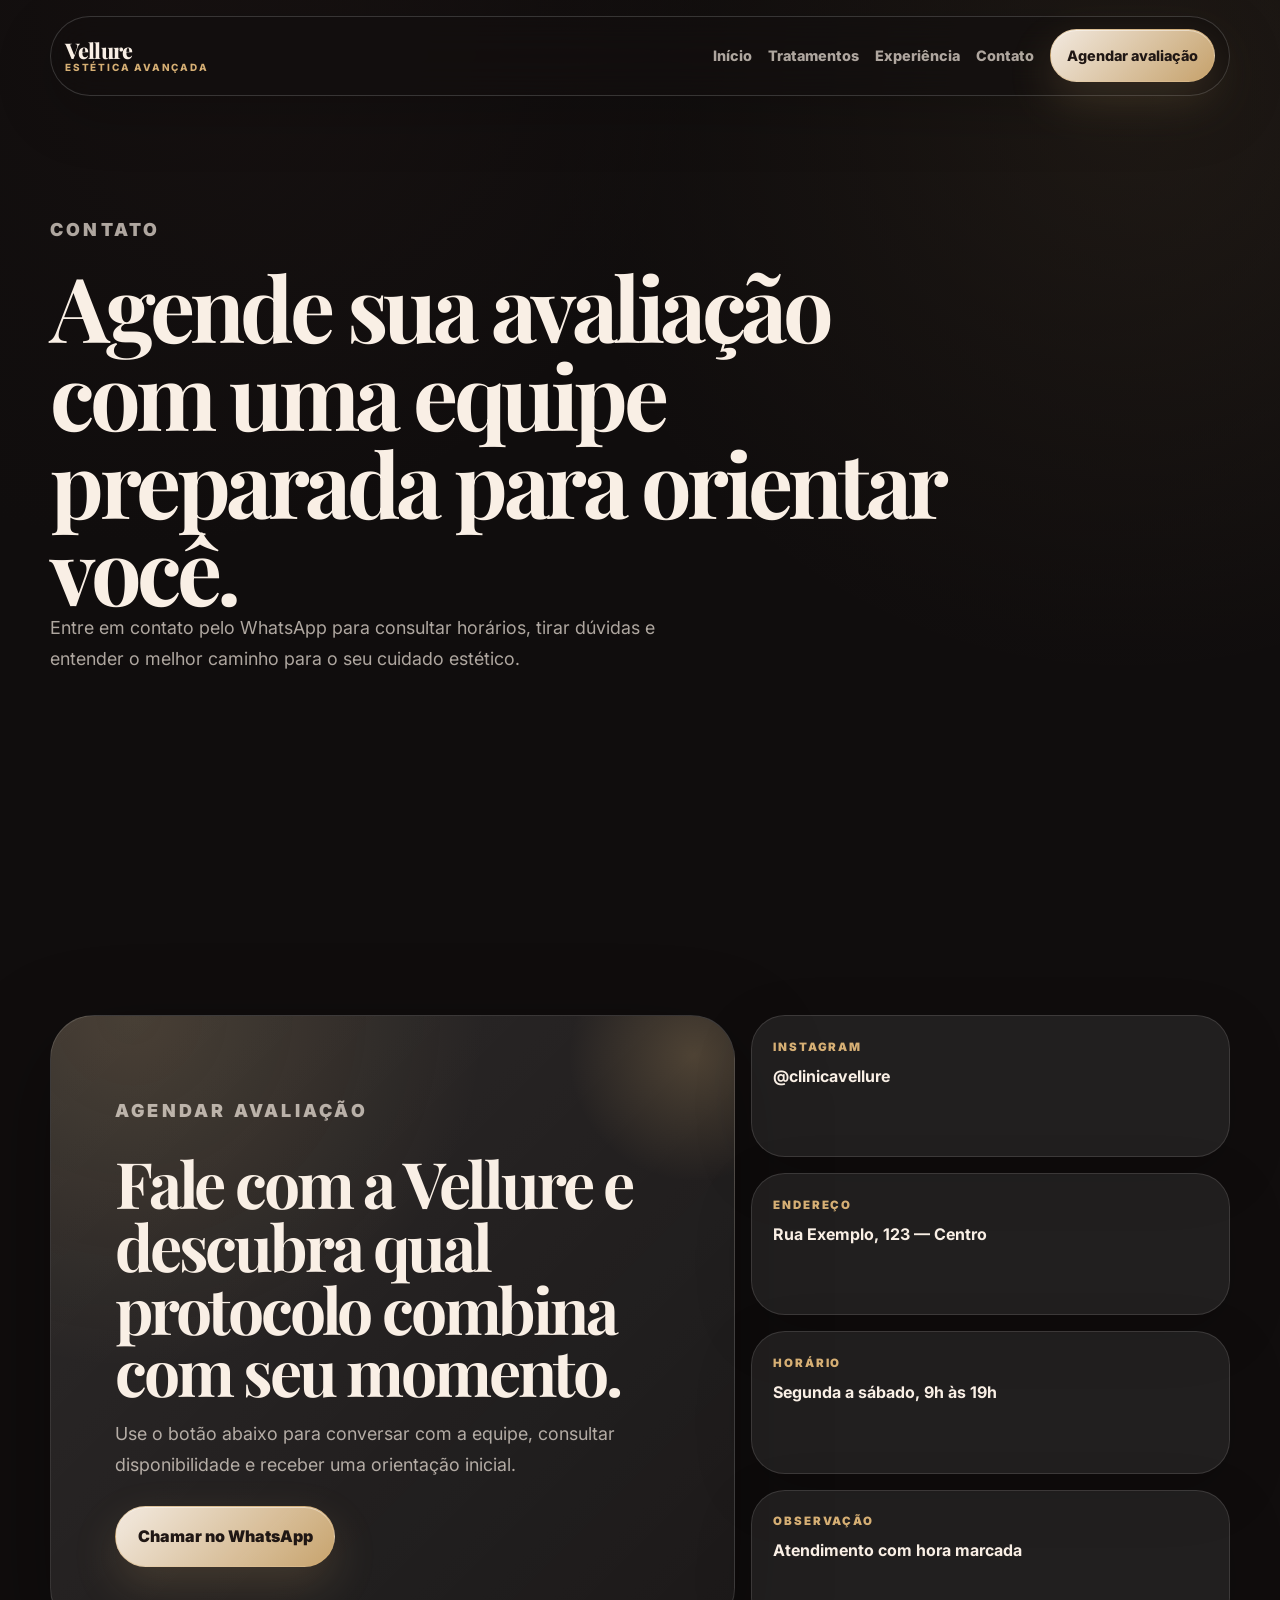
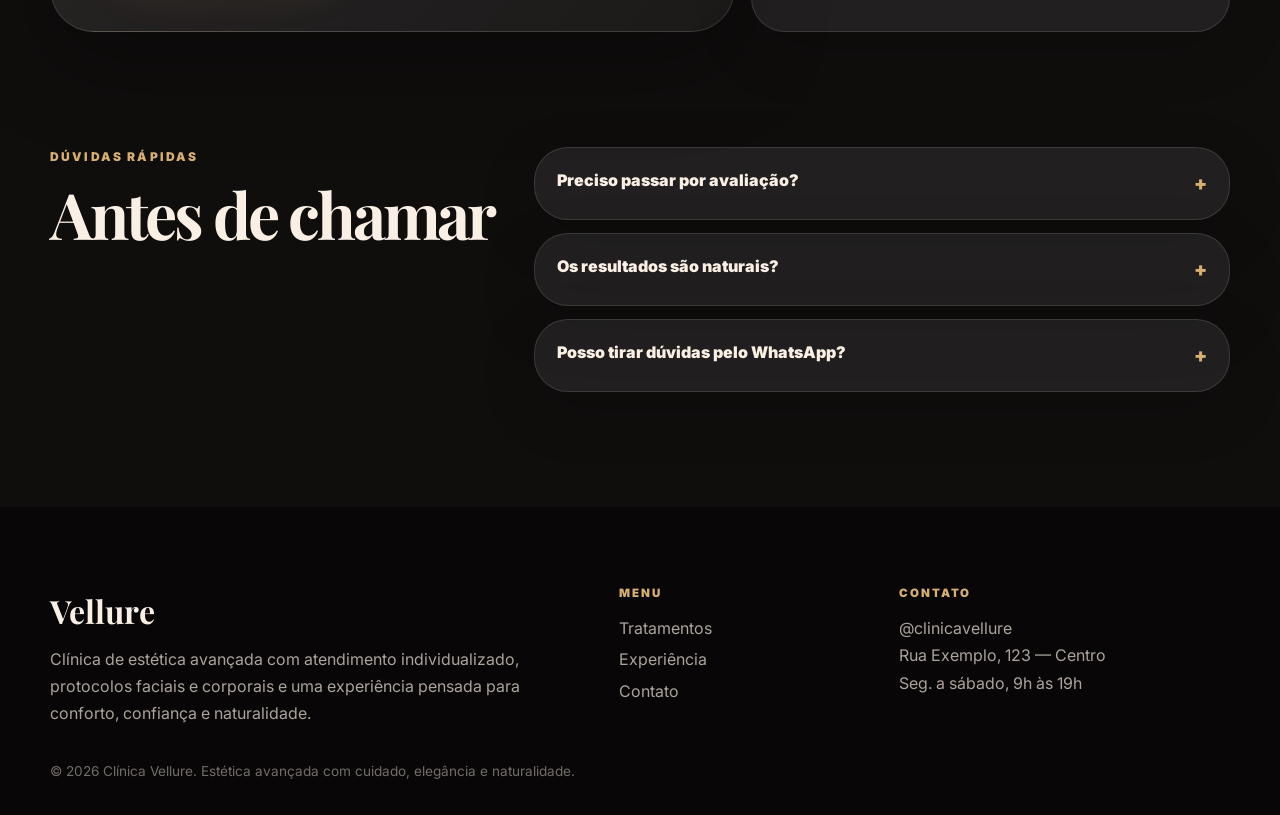
<file: contato.html>
<!DOCTYPE html>
<html lang="pt-BR">
<head>
  <meta charset="UTF-8" />
  <meta name="viewport" content="width=device-width, initial-scale=1.0" />

  <meta 
    name="description" 
    content="Clínica Vellure: estética avançada, protocolos faciais e corporais, atendimento premium e agendamento pelo WhatsApp." 
  />

  <link rel="preconnect" href="https://fonts.googleapis.com">
  <link rel="preconnect" href="https://fonts.gstatic.com" crossorigin>
  <link 
    href="https://fonts.googleapis.com/css2?family=Inter:wght@400;500;600;700;800;900&family=Playfair+Display:wght@600;700;800&display=swap" 
    rel="stylesheet"
  >

  <link rel="stylesheet" href="style.css" />
  <title>Contato | Vellure</title>
</head>

<body>
  <div class="progress"></div>

  <header class="page-hero contact-hero">
    <nav class="nav" aria-label="Menu principal">
      <a class="brand" href="index.html">
        <span>Vellure</span>
        <small>Estética Avançada</small>
      </a>

      <button class="nav-toggle" aria-label="Abrir menu">
        <span></span>
        <span></span>
        <span></span>
      </button>

      <div class="nav-panel">
        <a href="index.html">Início</a>
        <a href="tratamentos.html">Tratamentos</a>
        <a href="experiencia.html">Experiência</a>
        <a href="contato.html">Contato</a>
        <a 
          class="nav-cta" 
          href="https://wa.me/5500000000000" 
          target="_blank" 
          rel="noopener"
        >
          Agendar avaliação
        </a>
      </div>
    </nav>

    <div class="page-title reveal">
      <p class="eyebrow">Contato</p>

      <h1>Agende sua avaliação com uma equipe preparada para orientar você.</h1>

      <p>
        Entre em contato pelo WhatsApp para consultar horários, tirar dúvidas e entender o melhor caminho para o seu cuidado estético.
      </p>
    </div>
  </header>

  <main>
    <section class="section contact-layout reveal">
      <div class="contact-card-premium">
        <p class="eyebrow">Agendar avaliação</p>

        <h2>Fale com a Vellure e descubra qual protocolo combina com seu momento.</h2>

        <p>
          Use o botão abaixo para conversar com a equipe, consultar disponibilidade e receber uma orientação inicial.
        </p>

        <a 
          class="button button-primary" 
          href="https://wa.me/5500000000000" 
          target="_blank" 
          rel="noopener"
        >
          Chamar no WhatsApp
        </a>
      </div>

      <div class="info-stack">
        <article>
          <span>Instagram</span>
          <strong>@clinicavellure</strong>
        </article>

        <article>
          <span>Endereço</span>
          <strong>Rua Exemplo, 123 — Centro</strong>
        </article>

        <article>
          <span>Horário</span>
          <strong>Segunda a sábado, 9h às 19h</strong>
        </article>

        <article>
          <span>Observação</span>
          <strong>Atendimento com hora marcada</strong>
        </article>
      </div>
    </section>

    <section class="section faq reveal">
      <div>
        <p class="eyebrow">Dúvidas rápidas</p>
        <h2>Antes de chamar</h2>
      </div>

      <div class="faq-list">
        <button class="faq-item">
          <span>Preciso passar por avaliação?</span>
          <p>Sim. A avaliação ajuda a indicar o protocolo certo para sua pele, seu objetivo e seu momento.</p>
        </button>

        <button class="faq-item">
          <span>Os resultados são naturais?</span>
          <p>A proposta é preservar expressão, equilíbrio e elegância em cada indicação.</p>
        </button>

        <button class="faq-item">
          <span>Posso tirar dúvidas pelo WhatsApp?</span>
          <p>Sim. O WhatsApp é o canal principal para dúvidas, horários e agendamentos.</p>
        </button>
      </div>
    </section>
  </main>

  <footer class="footer">
    <div class="footer-grid">
      <div>
        <strong>Vellure</strong>
        <p>
          Clínica de estética avançada com atendimento individualizado, protocolos faciais e corporais e uma experiência pensada para conforto, confiança e naturalidade.
        </p>
      </div>

      <div>
        <span>Menu</span>
        <a href="tratamentos.html">Tratamentos</a>
        <a href="experiencia.html">Experiência</a>
        <a href="contato.html">Contato</a>
      </div>

      <div>
        <span>Contato</span>
        <p>
          @clinicavellure<br>
          Rua Exemplo, 123 — Centro<br>
          Seg. a sábado, 9h às 19h
        </p>
      </div>
    </div>

    <p class="demo">© 2026 Clínica Vellure. Estética avançada com cuidado, elegância e naturalidade.</p>
  </footer>

  <script src="script.js"></script>
</body>
</html>
</file>
<file: style.css>
:root {
  --bg: #100d0d;
  --bg-soft: #171211;
  --cream: #f7eee4;
  --cream-2: #efe0d1;
  --text: #f9efe5;
  --muted: rgba(249, 239, 229, 0.68);
  --dark: #211816;
  --line: rgba(255, 255, 255, 0.12);
  --gold: #d6af74;
  --rose: #c98678;
  --surface: rgba(255, 255, 255, 0.075);
  --surface-strong: rgba(255, 255, 255, 0.12);
  --shadow: 0 28px 90px rgba(0, 0, 0, 0.35);
  --radius: 34px;
  --max: 1180px;
  --pad: clamp(1rem, 4vw, 2rem);
  --display: "Playfair Display", Georgia, serif;
  --body: "Inter", Arial, sans-serif;
}

/* RESET */

* {
  box-sizing: border-box;
  margin: 0;
  padding: 0;
}

html {
  scroll-behavior: smooth;
}

body {
  min-height: 100vh;
  overflow-x: hidden;
  font-family: var(--body);
  color: var(--text);
  background:
    radial-gradient(circle at 12% 0%, rgba(201, 134, 120, 0.22), transparent 34rem),
    radial-gradient(circle at 88% 4%, rgba(214, 175, 116, 0.16), transparent 36rem),
    var(--bg);
  line-height: 1.7;
}

a {
  color: inherit;
  text-decoration: none;
}

img {
  width: 100%;
  display: block;
}

/* SCROLL PROGRESS */

.progress {
  position: fixed;
  top: 0;
  left: 0;
  z-index: 100;
  width: 0;
  height: 3px;
  background: linear-gradient(90deg, var(--rose), var(--gold));
}

/* NAVBAR */

.nav {
  position: fixed;
  top: 1rem;
  left: 50%;
  z-index: 60;
  width: min(calc(100% - 2rem), var(--max));
  transform: translateX(-50%);
  display: flex;
  align-items: center;
  justify-content: space-between;
  gap: 1rem;
  padding: 0.78rem 0.88rem;
  border: 1px solid rgba(255, 255, 255, 0.16);
  border-radius: 999px;
  background: rgba(18, 14, 14, 0.58);
  backdrop-filter: blur(22px);
  box-shadow: 0 18px 60px rgba(0, 0, 0, 0.2);
  transition:
    background 0.25s ease,
    border-color 0.25s ease,
    box-shadow 0.25s ease;
}

.nav.is-scrolled {
  background: rgba(18, 14, 14, 0.88);
  border-color: rgba(255, 255, 255, 0.2);
  box-shadow: 0 22px 70px rgba(0, 0, 0, 0.35);
}

.brand {
  display: grid;
  line-height: 1.05;
}

.brand span {
  font-family: var(--display);
  font-size: 1.35rem;
  font-weight: 800;
  letter-spacing: -0.04em;
}

.brand small {
  color: var(--gold);
  font-size: 0.62rem;
  text-transform: uppercase;
  letter-spacing: 0.18em;
  font-weight: 800;
}

.nav-panel {
  display: flex;
  align-items: center;
  gap: 1rem;
  color: var(--muted);
  font-size: 0.9rem;
  font-weight: 800;
}

.nav-panel a {
  position: relative;
  transition:
    color 0.25s ease,
    transform 0.25s ease;
}

.nav-panel a:not(.nav-cta)::after {
  content: "";
  position: absolute;
  left: 50%;
  bottom: -0.35rem;
  width: 0;
  height: 1px;
  background: linear-gradient(90deg, var(--rose), var(--gold));
  transform: translateX(-50%);
  transition: width 0.28s ease;
}

.nav-panel a:not(.nav-cta):hover {
  color: var(--text);
  transform: translateY(-2px);
}

.nav-panel a:not(.nav-cta):hover::after {
  width: 100%;
}

.nav-cta {
  position: relative;
  overflow: hidden;
  padding: 0.82rem 1rem;
  border-radius: 999px;
  background: var(--cream);
  color: var(--dark) !important;
  box-shadow: 0 14px 35px rgba(214, 175, 116, 0.18);
}

.nav-cta::before,
.button-primary::before {
  content: "";
  position: absolute;
  inset: 0;
  background: linear-gradient(
    120deg,
    transparent,
    rgba(255, 255, 255, 0.46),
    transparent
  );
  transform: translateX(-120%);
  transition: transform 0.65s ease;
}

.nav-cta:hover::before,
.button-primary:hover::before {
  transform: translateX(120%);
}

.nav-toggle {
  display: none;
  width: 2.8rem;
  height: 2.8rem;
  border: 1px solid var(--line);
  border-radius: 50%;
  background: transparent;
  cursor: pointer;
}

.nav-toggle span {
  display: block;
  width: 1.15rem;
  height: 2px;
  margin: 4px auto;
  border-radius: 999px;
  background: var(--text);
}

/* HERO */

.hero,
.page-hero {
  position: relative;
  min-height: 100vh;
  overflow: hidden;
  padding: 1rem var(--pad) 5rem;
}

.hero::before,
.page-hero::before {
  content: "";
  position: absolute;
  inset: 0;
  z-index: -2;
  background:
    linear-gradient(90deg, rgba(16, 13, 13, 0.92), rgba(16, 13, 13, 0.5)),
    var(--hero-bg, none) center / cover;
}

.hero::after,
.page-hero::after {
  content: "";
  position: absolute;
  inset: auto -10% -25% -10%;
  z-index: -1;
  height: 45%;
  background: linear-gradient(180deg, transparent, var(--bg));
}

.premium-hero {
  --hero-bg: url("https://images.unsplash.com/photo-1600334089648-b0d9d3028eb2?auto=format&fit=crop&w=1800&q=82");
}

.treatments-hero {
  --hero-bg: url("https://images.unsplash.com/photo-1570172619644-dfd03ed5d881?auto=format&fit=crop&w=1800&q=82");
}

.experience-hero {
  --hero-bg: url("https://images.unsplash.com/photo-1616394584738-fc6e612e71b9?auto=format&fit=crop&w=1800&q=82");
}

.contact-hero {
  --hero-bg: url("https://images.unsplash.com/photo-1515377905703-c4788e51af15?auto=format&fit=crop&w=1800&q=82");
}

.hero-inner {
  width: min(100%, var(--max));
  min-height: calc(100vh - 2rem);
  margin: 0 auto;
  padding-top: clamp(7rem, 13vh, 10rem);
  display: grid;
  grid-template-columns: minmax(0, 1fr) minmax(340px, 0.82fr);
  align-items: center;
  gap: clamp(2rem, 6vw, 5rem);
}

.page-title {
  width: min(100%, var(--max));
  min-height: 82vh;
  margin: 0 auto;
  padding: 9rem 0 5rem;
  display: grid;
  align-content: end;
}

/* TYPOGRAPHY */

.eyebrow,
.section-kicker {
  margin-bottom: 1rem;
  color: var(--gold);
  text-transform: uppercase;
  letter-spacing: 0.18em;
  font-size: 0.75rem;
  font-weight: 900;
}

h1,
h2 {
  font-family: var(--display);
  line-height: 0.98;
  letter-spacing: -0.05em;
}

h1 {
  max-width: 920px;
  font-size: clamp(3.2rem, 7vw, 7rem);
}

h2 {
  font-size: clamp(2.4rem, 5vw, 5rem);
}

h3 {
  line-height: 1.2;
}

.lead,
.page-title p,
.intro p,
.split p,
.final-cta p,
.mag-copy p,
.contact-card-premium p {
  max-width: 680px;
  color: var(--muted);
  font-size: clamp(1rem, 1.4vw, 1.16rem);
}

.lead {
  margin-top: 1.4rem;
}

/* BUTTONS */

.hero-actions {
  display: flex;
  flex-wrap: wrap;
  gap: 0.8rem;
  margin-top: 2rem;
}

.button {
  min-height: 3.35rem;
  padding: 1rem 1.35rem;
  border-radius: 999px;
  display: inline-flex;
  align-items: center;
  justify-content: center;
  font-weight: 900;
  transition:
    transform 0.22s ease,
    box-shadow 0.22s ease,
    background 0.22s ease;
}

.button:hover {
  transform: translateY(-3px);
}

.button-primary {
  position: relative;
  overflow: hidden;
  background: linear-gradient(135deg, var(--cream), var(--gold));
  color: #201714;
  box-shadow: 0 20px 45px rgba(214, 175, 116, 0.22);
}

.button-primary::after {
  content: "→";
  margin-left: 0.55rem;
  transition: transform 0.22s ease;
}

.button-primary:hover::after {
  transform: translateX(4px);
}

.button-glass {
  border: 1px solid var(--line);
  background: rgba(255, 255, 255, 0.08);
  color: var(--text);
}

/* HERO DETAILS */

.metrics {
  display: flex;
  flex-wrap: wrap;
  gap: 0.7rem;
  margin-top: 2rem;
}

.metrics span {
  min-width: 120px;
  padding: 0.85rem 1rem;
  border: 1px solid var(--line);
  border-radius: 18px;
  display: grid;
  background: rgba(255, 255, 255, 0.075);
  color: var(--muted);
  font-size: 0.82rem;
}

.metrics strong {
  color: var(--text);
  font-size: 1.45rem;
  line-height: 1;
}

.hero-art {
  position: relative;
  transition: transform 0.18s ease-out;
}

.hero-main-img {
  height: clamp(460px, 68vh, 720px);
  object-fit: cover;
  border: 1px solid rgba(255, 255, 255, 0.18);
  border-radius: 42px;
  box-shadow: var(--shadow);
}

.floating-note {
  position: absolute;
  left: -1.25rem;
  bottom: 2rem;
  max-width: 250px;
  padding: 1rem;
  border: 1px solid var(--line);
  border-radius: 24px;
  background: rgba(16, 13, 13, 0.58);
  backdrop-filter: blur(18px);
  box-shadow: var(--shadow);
}

.floating-note strong {
  display: block;
  margin-bottom: 0.3rem;
}

.floating-note span {
  color: var(--muted);
  font-size: 0.9rem;
}

/* SECTIONS */

.section {
  width: min(calc(100% - var(--pad) * 2), var(--max));
  margin: 0 auto;
  padding: clamp(4.5rem, 9vw, 8rem) 0;
}

.intro {
  max-width: 980px;
  text-align: center;
}

.intro p {
  margin: 1.3rem auto 0;
}

.image-strip {
  padding-top: 0;
  display: grid;
  grid-template-columns: 0.9fr 1.2fr 0.9fr;
  gap: 1rem;
}

.image-strip img {
  height: 360px;
  object-fit: cover;
  border: 1px solid var(--line);
  border-radius: var(--radius);
  box-shadow: var(--shadow);
}

.image-strip img:nth-child(2) {
  height: 430px;
  transform: translateY(-2rem);
}

.split {
  display: grid;
  grid-template-columns: 0.88fr 1fr;
  align-items: center;
  gap: clamp(2rem, 6vw, 4.5rem);
}

.split p {
  margin: 1rem 0 1.5rem;
}

/* FEATURE LIST */

.feature-list {
  display: grid;
  gap: 1rem;
}

.feature-list article,
.service-premium,
.trust-wall article,
.info-stack article,
.faq-item {
  border: 1px solid var(--line);
  border-radius: var(--radius);
  background: var(--surface);
  box-shadow: 0 18px 60px rgba(0, 0, 0, 0.16);
}

.feature-list article {
  padding: 1.5rem;
  transition:
    transform 0.22s ease,
    background 0.22s ease,
    border-color 0.22s ease;
}

.feature-list article:hover {
  transform: translateY(-6px);
  background: var(--surface-strong);
  border-color: rgba(214, 175, 116, 0.32);
}

.feature-list span {
  color: var(--gold);
  font-size: 0.8rem;
  font-weight: 900;
}

.feature-list h3 {
  margin: 0.4rem 0;
  font-size: 1.25rem;
}

.feature-list p {
  margin: 0;
  font-size: 0.95rem;
}

/* PREMIUM CARDS */

.section-heading {
  margin-bottom: 2rem;
  display: flex;
  justify-content: space-between;
  align-items: end;
  gap: 2rem;
}

.premium-cards {
  display: grid;
  grid-template-columns: 1.1fr 0.9fr;
  grid-auto-rows: 310px;
  gap: 1rem;
}

.treatment-card {
  position: relative;
  overflow: hidden;
  isolation: isolate;
  padding: 1.4rem;
  border: 1px solid var(--line);
  border-radius: var(--radius);
  display: grid;
  align-content: end;
  box-shadow: var(--shadow);
  transition:
    transform 0.25s ease,
    border-color 0.25s ease;
}

.treatment-card:hover {
  transform: translateY(-8px);
  border-color: rgba(214, 175, 116, 0.34);
}

.treatment-card.large {
  grid-row: span 2;
}

.treatment-card img {
  position: absolute;
  inset: 0;
  z-index: -2;
  height: 100%;
  object-fit: cover;
}

.treatment-card::after {
  content: "";
  position: absolute;
  inset: 0;
  z-index: -1;
  background: linear-gradient(180deg, transparent, rgba(16, 13, 13, 0.88));
}

.treatment-card span {
  color: var(--gold);
  text-transform: uppercase;
  letter-spacing: 0.16em;
  font-size: 0.73rem;
  font-weight: 900;
}

.treatment-card h3 {
  max-width: 530px;
  margin-top: 0.45rem;
  font-size: clamp(1.35rem, 2.2vw, 2.4rem);
}

/* FINAL CTA */

.final-cta {
  width: min(calc(100% - var(--pad) * 2), var(--max));
  margin: 0 auto clamp(5rem, 9vw, 8rem);
  padding: clamp(3rem, 7vw, 6rem);
  border: 1px solid var(--line);
  border-radius: 44px;
  background:
    radial-gradient(circle at 20% 20%, rgba(214, 175, 116, 0.2), transparent 28rem),
    linear-gradient(135deg, rgba(255, 255, 255, 0.12), rgba(255, 255, 255, 0.05));
  text-align: center;
  box-shadow: var(--shadow);
}

.final-cta p {
  margin: 1rem auto 1.8rem;
}

/* TRATAMENTOS PAGE */

.treatment-grid {
  display: grid;
  grid-template-columns: repeat(3, 1fr);
  gap: 1rem;
}

.service-premium {
  min-height: 300px;
  padding: 1.5rem;
  display: grid;
  align-content: end;
  transition:
    transform 0.22s ease,
    background 0.22s ease,
    border-color 0.22s ease;
}

.service-premium:hover {
  transform: translateY(-7px);
  border-color: rgba(214, 175, 116, 0.34);
}

.service-premium span {
  color: var(--gold);
  text-transform: uppercase;
  letter-spacing: 0.16em;
  font-size: 0.72rem;
  font-weight: 900;
}

.service-premium h2 {
  margin: 0.5rem 0 0.7rem;
  font-size: clamp(1.7rem, 3vw, 2.8rem);
}

.service-premium p {
  color: var(--muted);
}

.service-premium.dark {
  background: linear-gradient(135deg, rgba(214, 175, 116, 0.22), rgba(201, 134, 120, 0.12));
}

.service-premium.image-card {
  position: relative;
  overflow: hidden;
  isolation: isolate;
  padding: 0;
}

.service-premium.image-card img {
  height: 100%;
  object-fit: cover;
}

.service-premium.image-card::after {
  content: "";
  position: absolute;
  inset: 0;
  z-index: 1;
  background: linear-gradient(180deg, transparent, rgba(16, 13, 13, 0.9));
}

.image-card-copy {
  position: absolute;
  left: 1.4rem;
  right: 1.4rem;
  bottom: 1.4rem;
  z-index: 2;
}

.image-card-copy span {
  color: var(--gold);
  text-transform: uppercase;
  letter-spacing: 0.16em;
  font-size: 0.72rem;
  font-weight: 900;
}

.image-card-copy h2 {
  margin: 0.35rem 0 0.45rem;
  font-size: clamp(1.8rem, 3vw, 3rem);
}

.image-card-copy p {
  color: var(--muted);
}

.process {
  display: grid;
  grid-template-columns: 0.6fr 1fr;
  gap: 2rem;
}

.process-steps {
  display: grid;
  grid-template-columns: repeat(2, 1fr);
  gap: 1rem;
}

.process-steps article {
  padding-left: 1rem;
  border-left: 1px solid var(--line);
}

.process-steps b {
  color: var(--gold);
}

.process-steps p {
  color: var(--muted);
}

/* EXPERIÊNCIA PAGE */

.magazine {
  display: grid;
  grid-template-columns: 0.75fr 1fr;
  align-items: center;
  gap: 2rem;
}

.mag-copy p {
  margin-top: 1rem;
}

.mag-images {
  display: grid;
  grid-template-columns: 1fr 1fr;
  gap: 1rem;
}

.mag-images img {
  height: 280px;
  object-fit: cover;
  border: 1px solid var(--line);
  border-radius: var(--radius);
  box-shadow: var(--shadow);
}

.mag-images img:first-child {
  grid-row: span 2;
  height: 100%;
}

.trust-wall {
  padding-top: 0;
  display: grid;
  grid-template-columns: repeat(3, 1fr);
  gap: 1rem;
}

.trust-wall article {
  padding: 1.5rem;
}

.trust-wall p {
  margin-top: 0.65rem;
  color: var(--muted);
}

.quote-block {
  width: min(calc(100% - var(--pad) * 2), var(--max));
  margin: 0 auto clamp(5rem, 9vw, 8rem);
  padding: clamp(3rem, 7vw, 6rem);
  border-radius: 44px;
  background:
    linear-gradient(135deg, rgba(16, 13, 13, 0.45), rgba(16, 13, 13, 0.75)),
    url("https://images.unsplash.com/photo-1616394584738-fc6e612e71b9?auto=format&fit=crop&w=1600&q=80") center / cover;
  box-shadow: var(--shadow);
}

.quote-block p {
  max-width: 880px;
  font-family: var(--display);
  font-size: clamp(2.2rem, 5vw, 5rem);
  line-height: 1;
  letter-spacing: -0.05em;
}

/* CONTATO PAGE */

.contact-layout {
  display: grid;
  grid-template-columns: 1fr 0.7fr;
  align-items: stretch;
  gap: 1rem;
}

.contact-card-premium {
  padding: clamp(2rem, 5vw, 4rem);
  border: 1px solid var(--line);
  border-radius: 44px;
  background:
    radial-gradient(circle at 12% 0%, rgba(214, 175, 116, 0.17), transparent 22rem),
    linear-gradient(135deg, rgba(255, 255, 255, 0.12), rgba(255, 255, 255, 0.05));
  box-shadow: var(--shadow);
}

.contact-card-premium p {
  margin: 1rem 0 1.6rem;
}

.info-stack {
  display: grid;
  gap: 1rem;
}

.info-stack article {
  padding: 1.35rem;
}

.info-stack span {
  display: block;
  margin-bottom: 0.35rem;
  color: var(--gold);
  text-transform: uppercase;
  letter-spacing: 0.16em;
  font-size: 0.72rem;
  font-weight: 900;
}

.faq {
  padding-top: 0;
  display: grid;
  grid-template-columns: 0.65fr 1fr;
  gap: 2rem;
}

.faq-list {
  display: grid;
  gap: 0.8rem;
}

.faq-item {
  width: 100%;
  padding: 1.2rem 1.35rem;
  color: inherit;
  text-align: left;
  font: inherit;
  cursor: pointer;
}

.faq-item span {
  display: flex;
  justify-content: space-between;
  font-weight: 900;
}

.faq-item span::after {
  content: "+";
  color: var(--gold);
  font-size: 1.2rem;
}

.faq-item.active span::after {
  content: "–";
}

.faq-item p {
  max-height: 0;
  overflow: hidden;
  color: var(--muted);
  transition:
    max-height 0.25s ease,
    margin-top 0.25s ease;
}

.faq-item.active p {
  max-height: 140px;
  margin-top: 0.8rem;
}

/* IMAGE HOVERS */

.treatment-card img,
.image-strip img,
.mag-images img,
.service-premium.image-card img {
  transition:
    transform 0.6s ease,
    filter 0.6s ease;
}

.treatment-card:hover img,
.image-strip img:hover,
.mag-images img:hover,
.service-premium.image-card:hover img {
  transform: scale(1.055);
  filter: saturate(1.08) contrast(1.04);
}

/* FOOTER */

.footer {
  padding: clamp(3rem, 6vw, 5rem) var(--pad) 2rem;
  background: #080606;
  color: var(--muted);
}

.footer-grid {
  width: min(100%, var(--max));
  margin: 0 auto;
  display: grid;
  grid-template-columns: 1.3fr 0.6fr 0.8fr;
  gap: 2rem;
}

.footer strong {
  display: block;
  margin-bottom: 0.5rem;
  color: var(--text);
  font-family: var(--display);
  font-size: 2rem;
}

.footer span {
  display: block;
  margin-bottom: 0.75rem;
  color: var(--gold);
  text-transform: uppercase;
  letter-spacing: 0.16em;
  font-size: 0.72rem;
  font-weight: 900;
}

.footer a {
  display: block;
  margin: 0.25rem 0;
}

.demo {
  width: min(100%, var(--max));
  margin: 2rem auto 0;
  font-size: 0.85rem;
  opacity: 0.65;
}

/* REVEAL ANIMATION */

.reveal {
  opacity: 0;
  transform: translateY(28px);
  transition:
    opacity 0.75s ease,
    transform 0.75s ease;
}

.reveal.visible {
  opacity: 1;
  transform: translateY(0);
}

.reveal.visible:nth-child(2) {
  transition-delay: 0.06s;
}

.reveal.visible:nth-child(3) {
  transition-delay: 0.12s;
}

/* RESPONSIVE */

@media (max-width: 960px) {
  .nav-toggle {
    display: block;
  }

  .nav-panel {
    position: absolute;
    top: calc(100% + 0.75rem);
    right: 0;
    display: none;
    width: min(360px, calc(100vw - 2rem));
    padding: 1rem;
    border: 1px solid var(--line);
    border-radius: 24px;
    background: rgba(18, 14, 14, 0.95);
    box-shadow: var(--shadow);
  }

  .nav-panel.active {
    display: grid;
  }

  .nav-cta {
    text-align: center;
  }

  .hero-inner,
  .split,
  .process,
  .magazine,
  .contact-layout,
  .faq {
    grid-template-columns: 1fr;
  }

  .hero-art {
    order: -1;
  }

  .image-strip,
  .treatment-grid,
  .trust-wall,
  .footer-grid {
    grid-template-columns: 1fr;
  }

  .image-strip img,
  .image-strip img:nth-child(2) {
    height: 300px;
    transform: none;
  }

  .premium-cards {
    grid-template-columns: 1fr;
    grid-auto-rows: 360px;
  }

  .treatment-card.large {
    grid-row: span 1;
  }
}

@media (max-width: 620px) {
  .nav {
    top: 0.5rem;
    width: calc(100% - 1rem);
  }

  .brand small {
    display: none;
  }

  .hero,
  .page-hero {
    min-height: auto;
  }

  .hero-inner {
    min-height: auto;
    padding-top: 7rem;
  }

  .page-title {
    min-height: 72vh;
  }

  h1 {
    font-size: clamp(2.8rem, 13vw, 4.25rem);
  }

  h2 {
    font-size: clamp(2.1rem, 11vw, 3.1rem);
  }

  .hero-actions,
  .button {
    width: 100%;
  }

  .hero-main-img {
    height: 390px;
    border-radius: 30px;
  }

  .floating-note {
    left: 0.8rem;
    right: 0.8rem;
    bottom: 0.8rem;
    max-width: none;
  }

  .metrics {
    display: grid;
    grid-template-columns: 1fr;
  }

  .process-steps,
  .mag-images {
    grid-template-columns: 1fr;
  }

  .mag-images img,
  .mag-images img:first-child {
    height: 280px;
  }

  .final-cta,
  .quote-block,
  .contact-card-premium {
    padding: 2rem 1.2rem;
    border-radius: 32px;
  }
}

/* FIX: image card in tratamentos page */

.treatment-grid .service-premium.image-card {
  min-height: 460px;
  grid-row: span 2;
  padding: 0;
  overflow: hidden;
  position: relative;
  display: block;
}

.treatment-grid .service-premium.image-card img {
  width: 100%;
  height: 100%;
  min-height: 460px;
  display: block;
  object-fit: cover;
  object-position: center center;
}

.treatment-grid .service-premium.image-card .image-card-copy {
  position: absolute;
  left: 1.4rem;
  right: 1.4rem;
  bottom: 1.4rem;
  z-index: 3;
}

/* =========================
   VELLURE 1000 - LUXURY HOVER UPGRADE
   Paste at the bottom of style.css
========================= */

/* Remove the cheaper shiny sweep */
.nav-cta::before,
.button-primary::before {
  display: none;
}

/* Luxury button base */
.nav-cta,
.button-primary {
  position: relative;
  isolation: isolate;
  overflow: hidden;
  border: 1px solid rgba(214, 175, 116, 0.42);
  background:
    linear-gradient(135deg, rgba(247, 238, 228, 0.98), rgba(214, 175, 116, 0.92));
  color: #201714 !important;
  box-shadow:
    0 18px 45px rgba(214, 175, 116, 0.18),
    inset 0 1px 0 rgba(255, 255, 255, 0.45);
  transition:
    transform 320ms cubic-bezier(.2, .8, .2, 1),
    box-shadow 320ms ease,
    border-color 320ms ease,
    background 320ms ease,
    color 320ms ease;
}

/* Gold aura behind button */
.nav-cta::after,
.button-primary::after {
  content: "";
  position: absolute;
  inset: -2px;
  z-index: -1;
  border-radius: inherit;
  background:
    radial-gradient(circle at 30% 20%, rgba(255, 255, 255, 0.85), transparent 26%),
    linear-gradient(120deg, rgba(214, 175, 116, 0.95), rgba(201, 134, 120, 0.5), rgba(214, 175, 116, 0.95));
  opacity: 0;
  transform: scale(0.92);
  filter: blur(10px);
  transition:
    opacity 320ms ease,
    transform 320ms ease,
    filter 320ms ease;
}

.nav-cta:hover,
.button-primary:hover {
  transform: translateY(-4px) scale(1.015);
  border-color: rgba(247, 238, 228, 0.82);
  background:
    linear-gradient(135deg, #fff7ec, #d6af74 52%, #c98678);
  box-shadow:
    0 24px 70px rgba(214, 175, 116, 0.28),
    0 8px 22px rgba(0, 0, 0, 0.22),
    inset 0 1px 0 rgba(255, 255, 255, 0.65);
}

.nav-cta:hover::after,
.button-primary:hover::after {
  opacity: 0.75;
  transform: scale(1.04);
  filter: blur(14px);
}

/* Keep arrow only on .button-primary, not nav CTA */
.nav-cta::after {
  content: "";
}

.button-primary {
  gap: 0.55rem;
}

.button-primary .button-arrow {
  display: inline-block;
}

/* If your button does not have a real arrow span, this handles it */
.button-primary:not(.no-arrow)::before {
  content: "";
}

/* Glass button should feel expensive too */
.button-glass {
  position: relative;
  overflow: hidden;
  isolation: isolate;
  border-color: rgba(255, 255, 255, 0.16);
  background:
    linear-gradient(135deg, rgba(255, 255, 255, 0.11), rgba(255, 255, 255, 0.045));
  backdrop-filter: blur(18px);
  transition:
    transform 320ms cubic-bezier(.2, .8, .2, 1),
    border-color 320ms ease,
    background 320ms ease,
    box-shadow 320ms ease;
}

.button-glass::before {
  content: "";
  position: absolute;
  inset: 0;
  z-index: -1;
  background:
    radial-gradient(circle at 30% 20%, rgba(214, 175, 116, 0.22), transparent 34%),
    linear-gradient(135deg, rgba(255, 255, 255, 0.14), transparent);
  opacity: 0;
  transition: opacity 320ms ease;
}

.button-glass:hover {
  transform: translateY(-4px);
  border-color: rgba(214, 175, 116, 0.48);
  background: rgba(255, 255, 255, 0.12);
  box-shadow:
    0 22px 55px rgba(0, 0, 0, 0.2),
    inset 0 1px 0 rgba(255, 255, 255, 0.16);
}

.button-glass:hover::before {
  opacity: 1;
}

/* Luxury nav link hover: softer, less generic */
.nav-panel a:not(.nav-cta)::after {
  height: 1px;
  bottom: -0.45rem;
  background: linear-gradient(
    90deg,
    transparent,
    rgba(214, 175, 116, 0.95),
    transparent
  );
}

.nav-panel a:not(.nav-cta):hover {
  color: #fff7ec;
  text-shadow: 0 0 18px rgba(214, 175, 116, 0.28);
}

/* Cards: more luxury depth instead of just jumping */
.feature-list article,
.service-premium,
.trust-wall article,
.info-stack article,
.faq-item,
.treatment-card {
  position: relative;
  overflow: hidden;
  transition:
    transform 360ms cubic-bezier(.2, .8, .2, 1),
    border-color 360ms ease,
    background 360ms ease,
    box-shadow 360ms ease;
}

/* subtle inner light */
.feature-list article::before,
.service-premium::before,
.trust-wall article::before,
.info-stack article::before,
.faq-item::before {
  content: "";
  position: absolute;
  inset: 0;
  z-index: 0;
  background:
    radial-gradient(circle at 20% 0%, rgba(214, 175, 116, 0.18), transparent 34%),
    linear-gradient(135deg, rgba(255, 255, 255, 0.08), transparent 48%);
  opacity: 0;
  transition: opacity 360ms ease;
}

.feature-list article > *,
.service-premium > *,
.trust-wall article > *,
.info-stack article > *,
.faq-item > * {
  position: relative;
  z-index: 1;
}

.feature-list article:hover,
.service-premium:hover,
.trust-wall article:hover,
.info-stack article:hover,
.faq-item:hover {
  transform: translateY(-8px);
  border-color: rgba(214, 175, 116, 0.42);
  background: rgba(255, 255, 255, 0.105);
  box-shadow:
    0 26px 80px rgba(0, 0, 0, 0.28),
    inset 0 1px 0 rgba(255, 255, 255, 0.12);
}

.feature-list article:hover::before,
.service-premium:hover::before,
.trust-wall article:hover::before,
.info-stack article:hover::before,
.faq-item:hover::before {
  opacity: 1;
}

/* Treatment image cards: cinematic hover */
.treatment-card {
  transform-style: preserve-3d;
}

.treatment-card img {
  transition:
    transform 900ms cubic-bezier(.2, .8, .2, 1),
    filter 900ms ease;
}

.treatment-card:hover {
  transform: translateY(-10px) scale(1.01);
  border-color: rgba(214, 175, 116, 0.48);
  box-shadow:
    0 34px 100px rgba(0, 0, 0, 0.42),
    0 0 0 1px rgba(214, 175, 116, 0.18);
}

.treatment-card:hover img {
  transform: scale(1.09);
  filter: saturate(1.1) contrast(1.08) brightness(0.92);
}

.treatment-card::before {
  content: "";
  position: absolute;
  inset: 1rem;
  z-index: 2;
  border: 1px solid rgba(247, 238, 228, 0.18);
  border-radius: calc(var(--radius) - 1rem);
  opacity: 0;
  transform: scale(1.04);
  transition:
    opacity 360ms ease,
    transform 360ms ease;
  pointer-events: none;
}

.treatment-card:hover::before {
  opacity: 1;
  transform: scale(1);
}

/* Image strip: less cheap zoom, more editorial */
.image-strip img,
.mag-images img,
.hero-main-img {
  transition:
    transform 900ms cubic-bezier(.2, .8, .2, 1),
    filter 900ms ease,
    box-shadow 360ms ease;
}

.image-strip img:hover,
.mag-images img:hover {
  transform: translateY(-8px) scale(1.025);
  filter: saturate(1.08) contrast(1.06);
  box-shadow:
    0 34px 90px rgba(0, 0, 0, 0.34),
    0 0 0 1px rgba(214, 175, 116, 0.22);
}

/* Contact card should feel like a premium booking panel */
.contact-card-premium {
  position: relative;
  overflow: hidden;
}

.contact-card-premium::before {
  content: "";
  position: absolute;
  width: 260px;
  height: 260px;
  right: -90px;
  top: -90px;
  border-radius: 50%;
  background: radial-gradient(circle, rgba(214, 175, 116, 0.24), transparent 68%);
  transition: transform 500ms ease, opacity 500ms ease;
}

.contact-card-premium:hover::before {
  transform: scale(1.18);
  opacity: 0.9;
}

/* FAQ luxury open state */
.faq-item.active {
  border-color: rgba(214, 175, 116, 0.38);
  background:
    radial-gradient(circle at 10% 0%, rgba(214, 175, 116, 0.14), transparent 28%),
    rgba(255, 255, 255, 0.09);
}

/* Mobile: keep it premium but not too jumpy */
@media (max-width: 620px) {
  .nav-cta:hover,
  .button-primary:hover,
  .button-glass:hover,
  .feature-list article:hover,
  .service-premium:hover,
  .trust-wall article:hover,
  .info-stack article:hover,
  .faq-item:hover,
  .treatment-card:hover,
  .image-strip img:hover,
  .mag-images img:hover {
    transform: none;
  }
}

/* =========================
   VELLURE 1000 - HOMEPAGE PREMIUM STORY UPGRADE
   Paste at the very bottom of style.css
========================= */

.editorial-intro {
  position: relative;
}

.editorial-intro::before {
  content: "";
  position: absolute;
  left: 50%;
  top: 2rem;
  width: min(620px, 90vw);
  height: 1px;
  transform: translateX(-50%);
  background: linear-gradient(
    90deg,
    transparent,
    rgba(214, 175, 116, 0.45),
    transparent
  );
}

/* Section note used beside headings */
.section-note {
  max-width: 380px;
  color: var(--muted);
  font-size: 0.96rem;
}

/* Signature method */
.signature-method {
  display: grid;
  grid-template-columns: 0.78fr 1fr;
  align-items: start;
  gap: clamp(2rem, 6vw, 4rem);
}

.method-heading {
  position: sticky;
  top: 8rem;
}

.method-heading h2 {
  max-width: 620px;
}

.method-grid {
  display: grid;
  gap: 1rem;
}

.method-grid article {
  position: relative;
  overflow: hidden;
  padding: clamp(1.25rem, 3vw, 2rem);
  border: 1px solid var(--line);
  border-radius: var(--radius);
  background:
    radial-gradient(circle at 0% 0%, rgba(214, 175, 116, 0.12), transparent 32%),
    rgba(255, 255, 255, 0.07);
  box-shadow: 0 18px 60px rgba(0, 0, 0, 0.16);
  transition:
    transform 360ms cubic-bezier(.2, .8, .2, 1),
    border-color 360ms ease,
    background 360ms ease,
    box-shadow 360ms ease;
}

.method-grid article::before {
  content: "";
  position: absolute;
  inset: 0;
  background:
    linear-gradient(135deg, rgba(255, 255, 255, 0.08), transparent 52%),
    radial-gradient(circle at 100% 0%, rgba(201, 134, 120, 0.16), transparent 30%);
  opacity: 0;
  transition: opacity 360ms ease;
}

.method-grid article > * {
  position: relative;
  z-index: 1;
}

.method-grid article:hover {
  transform: translateY(-8px);
  border-color: rgba(214, 175, 116, 0.42);
  background: rgba(255, 255, 255, 0.105);
  box-shadow:
    0 26px 80px rgba(0, 0, 0, 0.28),
    inset 0 1px 0 rgba(255, 255, 255, 0.12);
}

.method-grid article:hover::before {
  opacity: 1;
}

.method-grid span {
  display: inline-flex;
  width: 2.35rem;
  height: 2.35rem;
  margin-bottom: 1.2rem;
  border: 1px solid rgba(214, 175, 116, 0.36);
  border-radius: 50%;
  align-items: center;
  justify-content: center;
  color: var(--gold);
  font-weight: 900;
  font-size: 0.78rem;
  background: rgba(214, 175, 116, 0.08);
}

.method-grid h3 {
  margin-bottom: 0.55rem;
  font-size: clamp(1.25rem, 2vw, 1.65rem);
}

.method-grid p {
  color: var(--muted);
}

/* Ideal client section */
.ideal-client {
  display: grid;
  grid-template-columns: 0.9fr 1fr;
  align-items: center;
  gap: clamp(2rem, 6vw, 4rem);
}

.ideal-copy p {
  margin-top: 1rem;
  max-width: 620px;
  color: var(--muted);
}

.ideal-list {
  display: grid;
  grid-template-columns: repeat(2, 1fr);
  gap: 0.9rem;
}

.ideal-list article {
  position: relative;
  min-height: 150px;
  padding: 1.35rem;
  border: 1px solid var(--line);
  border-radius: 28px;
  display: grid;
  align-content: end;
  background:
    linear-gradient(135deg, rgba(255, 255, 255, 0.105), rgba(255, 255, 255, 0.045));
  box-shadow: 0 18px 60px rgba(0, 0, 0, 0.16);
  overflow: hidden;
  transition:
    transform 360ms cubic-bezier(.2, .8, .2, 1),
    border-color 360ms ease,
    box-shadow 360ms ease;
}

.ideal-list article::before {
  content: "";
  position: absolute;
  width: 190px;
  height: 190px;
  right: -90px;
  top: -90px;
  border-radius: 50%;
  background: radial-gradient(circle, rgba(214, 175, 116, 0.22), transparent 68%);
}

.ideal-list article:hover {
  transform: translateY(-7px);
  border-color: rgba(214, 175, 116, 0.38);
  box-shadow:
    0 28px 80px rgba(0, 0, 0, 0.28),
    0 0 0 1px rgba(214, 175, 116, 0.14);
}

.ideal-list span {
  width: 0.55rem;
  height: 0.55rem;
  margin-bottom: 1.4rem;
  border-radius: 50%;
  background: var(--gold);
  box-shadow: 0 0 28px rgba(214, 175, 116, 0.75);
}

.ideal-list p {
  position: relative;
  z-index: 1;
  color: var(--text);
  font-weight: 700;
  line-height: 1.45;
}

/* Testimonials / proof */
.proof-section {
  position: relative;
}

.testimonial-grid {
  display: grid;
  grid-template-columns: repeat(3, 1fr);
  gap: 1rem;
  margin-top: 2rem;
}

.testimonial-grid article {
  position: relative;
  overflow: hidden;
  min-height: 260px;
  padding: 1.6rem;
  border: 1px solid var(--line);
  border-radius: var(--radius);
  display: grid;
  align-content: space-between;
  background:
    radial-gradient(circle at 20% 0%, rgba(214, 175, 116, 0.14), transparent 32%),
    rgba(255, 255, 255, 0.075);
  box-shadow: 0 18px 60px rgba(0, 0, 0, 0.16);
  transition:
    transform 360ms cubic-bezier(.2, .8, .2, 1),
    border-color 360ms ease,
    box-shadow 360ms ease;
}

.testimonial-grid article::before {
  content: "“";
  position: absolute;
  top: -0.35rem;
  right: 1.4rem;
  color: rgba(214, 175, 116, 0.14);
  font-family: var(--display);
  font-size: 8rem;
  line-height: 1;
}

.testimonial-grid article:hover {
  transform: translateY(-8px);
  border-color: rgba(214, 175, 116, 0.4);
  box-shadow:
    0 28px 90px rgba(0, 0, 0, 0.32),
    inset 0 1px 0 rgba(255, 255, 255, 0.12);
}

.testimonial-grid p {
  position: relative;
  z-index: 1;
  color: var(--text);
  font-family: var(--display);
  font-size: clamp(1.55rem, 2.4vw, 2.25rem);
  line-height: 1.05;
  letter-spacing: -0.04em;
}

.testimonial-grid span {
  color: var(--gold);
  text-transform: uppercase;
  letter-spacing: 0.16em;
  font-size: 0.72rem;
  font-weight: 900;
}

/* Homepage FAQ */
.home-faq {
  display: grid;
  grid-template-columns: 0.7fr 1fr;
  gap: clamp(2rem, 6vw, 4rem);
  align-items: start;
}

/* Floating WhatsApp */
.floating-whatsapp {
  position: fixed;
  right: 1.25rem;
  bottom: 1.25rem;
  z-index: 55;
  padding: 0.9rem 1.08rem;
  border: 1px solid rgba(214, 175, 116, 0.42);
  border-radius: 999px;
  background:
    linear-gradient(135deg, rgba(18, 14, 14, 0.82), rgba(18, 14, 14, 0.58));
  backdrop-filter: blur(18px);
  color: var(--cream);
  font-size: 0.84rem;
  font-weight: 900;
  box-shadow:
    0 20px 60px rgba(0, 0, 0, 0.34),
    inset 0 1px 0 rgba(255, 255, 255, 0.12);
  transition:
    transform 320ms cubic-bezier(.2, .8, .2, 1),
    border-color 320ms ease,
    background 320ms ease,
    box-shadow 320ms ease;
}

.floating-whatsapp::after {
  content: "→";
  margin-left: 0.45rem;
  color: var(--gold);
}

.floating-whatsapp:hover {
  transform: translateY(-4px);
  border-color: rgba(247, 238, 228, 0.7);
  background:
    linear-gradient(135deg, rgba(247, 238, 228, 0.96), rgba(214, 175, 116, 0.9));
  color: #201714;
  box-shadow:
    0 24px 70px rgba(214, 175, 116, 0.25),
    0 10px 30px rgba(0, 0, 0, 0.26);
}

.floating-whatsapp:hover::after {
  color: #201714;
}

/* Premium refinements for existing homepage pieces */
.hero-copy h1 {
  max-width: 980px;
}

.premium-hero::before {
  background:
    radial-gradient(circle at 72% 20%, rgba(214, 175, 116, 0.16), transparent 28rem),
    linear-gradient(90deg, rgba(16, 13, 13, 0.94), rgba(16, 13, 13, 0.48)),
    var(--hero-bg, none) center / cover;
}

.floating-note {
  max-width: 285px;
}

.floating-note strong {
  color: var(--cream);
}

.floating-note span {
  color: rgba(249, 239, 229, 0.74);
}

.luxurious {
  position: relative;
}

.luxurious::before {
  content: "";
  position: absolute;
  left: 0;
  top: 4rem;
  width: 1px;
  height: calc(100% - 8rem);
  background: linear-gradient(
    180deg,
    transparent,
    rgba(214, 175, 116, 0.4),
    transparent
  );
}

/* Responsive */
@media (max-width: 960px) {
  .signature-method,
  .ideal-client,
  .home-faq {
    grid-template-columns: 1fr;
  }

  .method-heading {
    position: static;
  }

  .testimonial-grid {
    grid-template-columns: 1fr;
  }

  .ideal-list {
    grid-template-columns: 1fr 1fr;
  }

  .section-heading {
    align-items: start;
    flex-direction: column;
  }

  .section-note {
    max-width: 680px;
  }
}

@media (max-width: 620px) {
  .ideal-list {
    grid-template-columns: 1fr;
  }

  .method-grid article,
  .testimonial-grid article,
  .ideal-list article {
    border-radius: 28px;
  }

  .testimonial-grid article {
    min-height: 220px;
  }

  .floating-whatsapp {
    left: 1rem;
    right: 1rem;
    bottom: 1rem;
    text-align: center;
  }

  .floating-whatsapp:hover,
  .method-grid article:hover,
  .ideal-list article:hover,
  .testimonial-grid article:hover {
    transform: none;
  }
}
</file>
